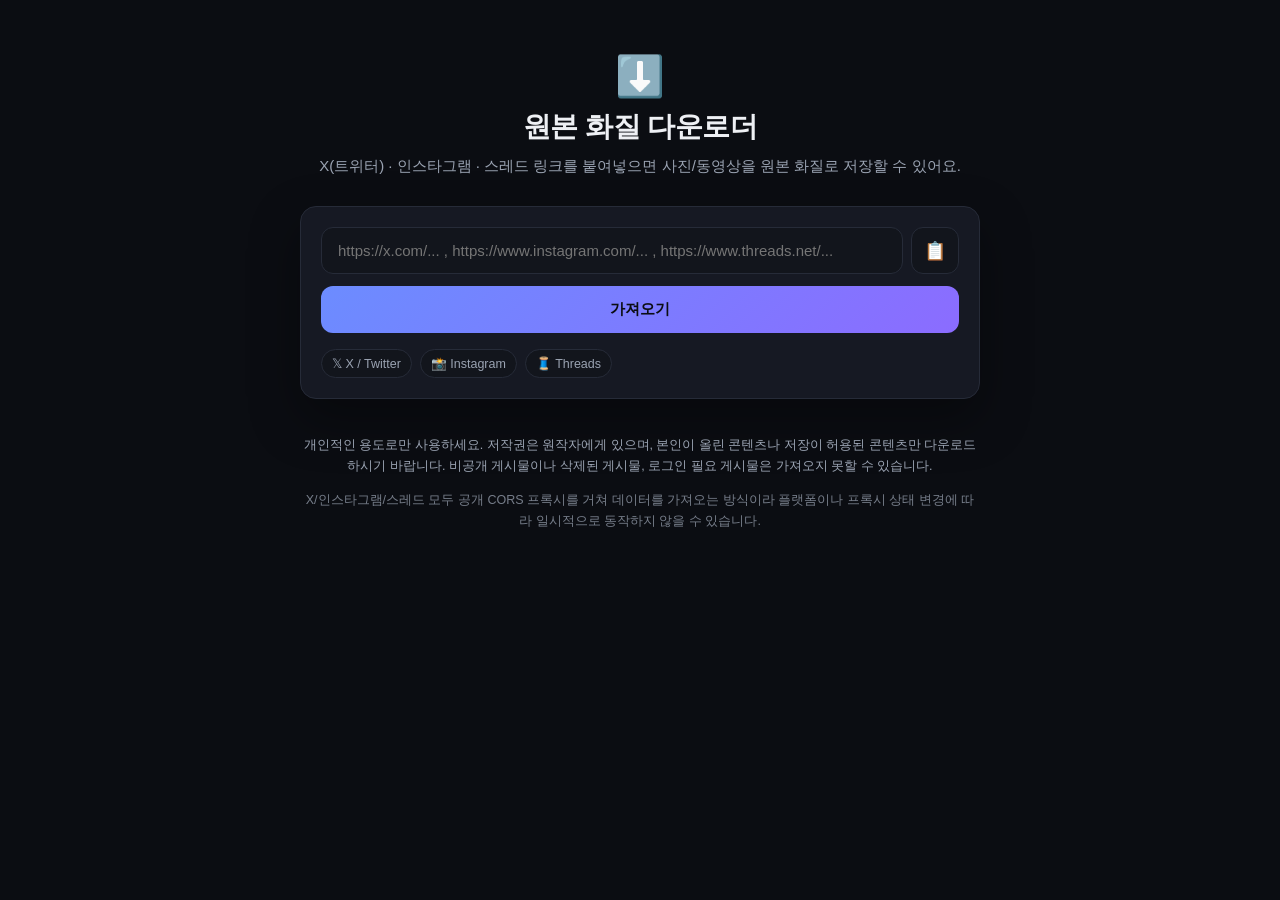
<file: index.html>
<!DOCTYPE html>
<html lang="ko">
<head>
<meta charset="UTF-8">
<meta name="viewport" content="width=device-width, initial-scale=1.0">
<title>소셜 미디어 원본 다운로더</title>
<meta name="description" content="X(트위터), 인스타그램, 스레드 링크를 붙여넣어 사진과 동영상을 원본 화질로 저장하세요.">
<link rel="icon" href="data:image/svg+xml,<svg xmlns=%22http://www.w3.org/2000/svg%22 viewBox=%220 0 100 100%22><text y=%22.9em%22 font-size=%2290%22>⬇️</text></svg>">
<link rel="stylesheet" href="styles.css">
</head>
<body>
<div class="bg-glow" aria-hidden="true"></div>

<main class="page">
  <header class="hero">
    <div class="logo">⬇️</div>
    <h1>원본 화질 다운로더</h1>
    <p class="sub">X(트위터) · 인스타그램 · 스레드 링크를 붙여넣으면 사진/동영상을 원본 화질로 저장할 수 있어요.</p>
  </header>

  <section class="card">
    <form id="download-form" autocomplete="off">
      <div class="input-row">
        <input
          id="url-input"
          type="url"
          inputmode="url"
          placeholder="https://x.com/... , https://www.instagram.com/... , https://www.threads.net/..."
          required
        >
        <button type="button" id="paste-btn" title="클립보드에서 붙여넣기">📋</button>
      </div>
      <button type="submit" id="submit-btn" class="primary-btn">
        <span class="btn-label">가져오기</span>
        <span class="spinner" hidden></span>
      </button>
    </form>

    <div class="platform-badges">
      <span class="badge" data-platform="twitter">𝕏 X / Twitter</span>
      <span class="badge" data-platform="instagram">📸 Instagram</span>
      <span class="badge" data-platform="threads">🧵 Threads</span>
    </div>

    <div id="error-box" class="error-box" hidden></div>
  </section>

  <section id="result" class="result" hidden>
    <div class="result-header">
      <span id="result-platform" class="result-platform"></span>
      <p id="result-caption" class="result-caption"></p>
    </div>
    <div id="media-grid" class="media-grid"></div>
  </section>

  <footer class="footer">
    <p>
      개인적인 용도로만 사용하세요. 저작권은 원작자에게 있으며, 본인이 올린 콘텐츠나
      저장이 허용된 콘텐츠만 다운로드하시기 바랍니다. 비공개 게시물이나 삭제된
      게시물, 로그인 필요 게시물은 가져오지 못할 수 있습니다.
    </p>
    <p class="tech-note">
      X/인스타그램/스레드 모두 공개 CORS 프록시를 거쳐 데이터를 가져오는 방식이라
      플랫폼이나 프록시 상태 변경에 따라 일시적으로 동작하지 않을 수 있습니다.
    </p>
  </footer>
</main>

<script src="app.js"></script>
</body>
</html>
</file>
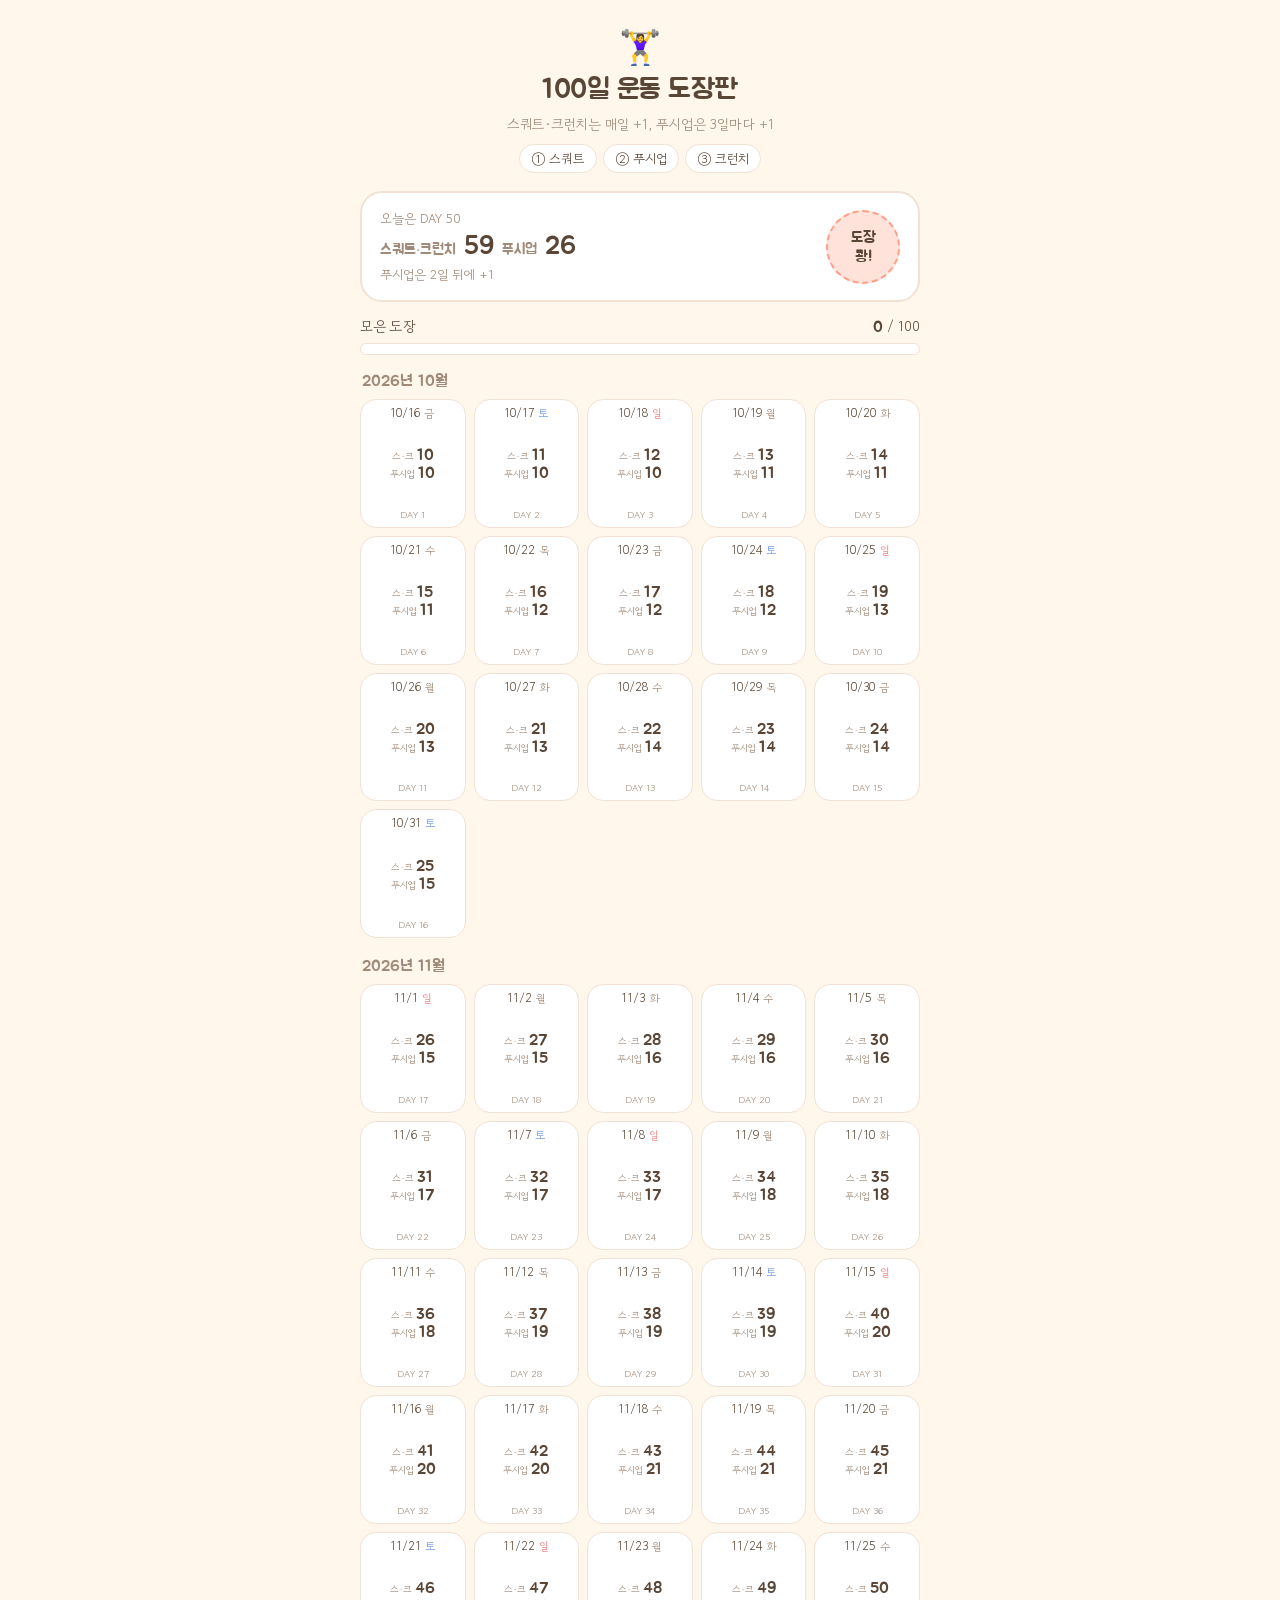
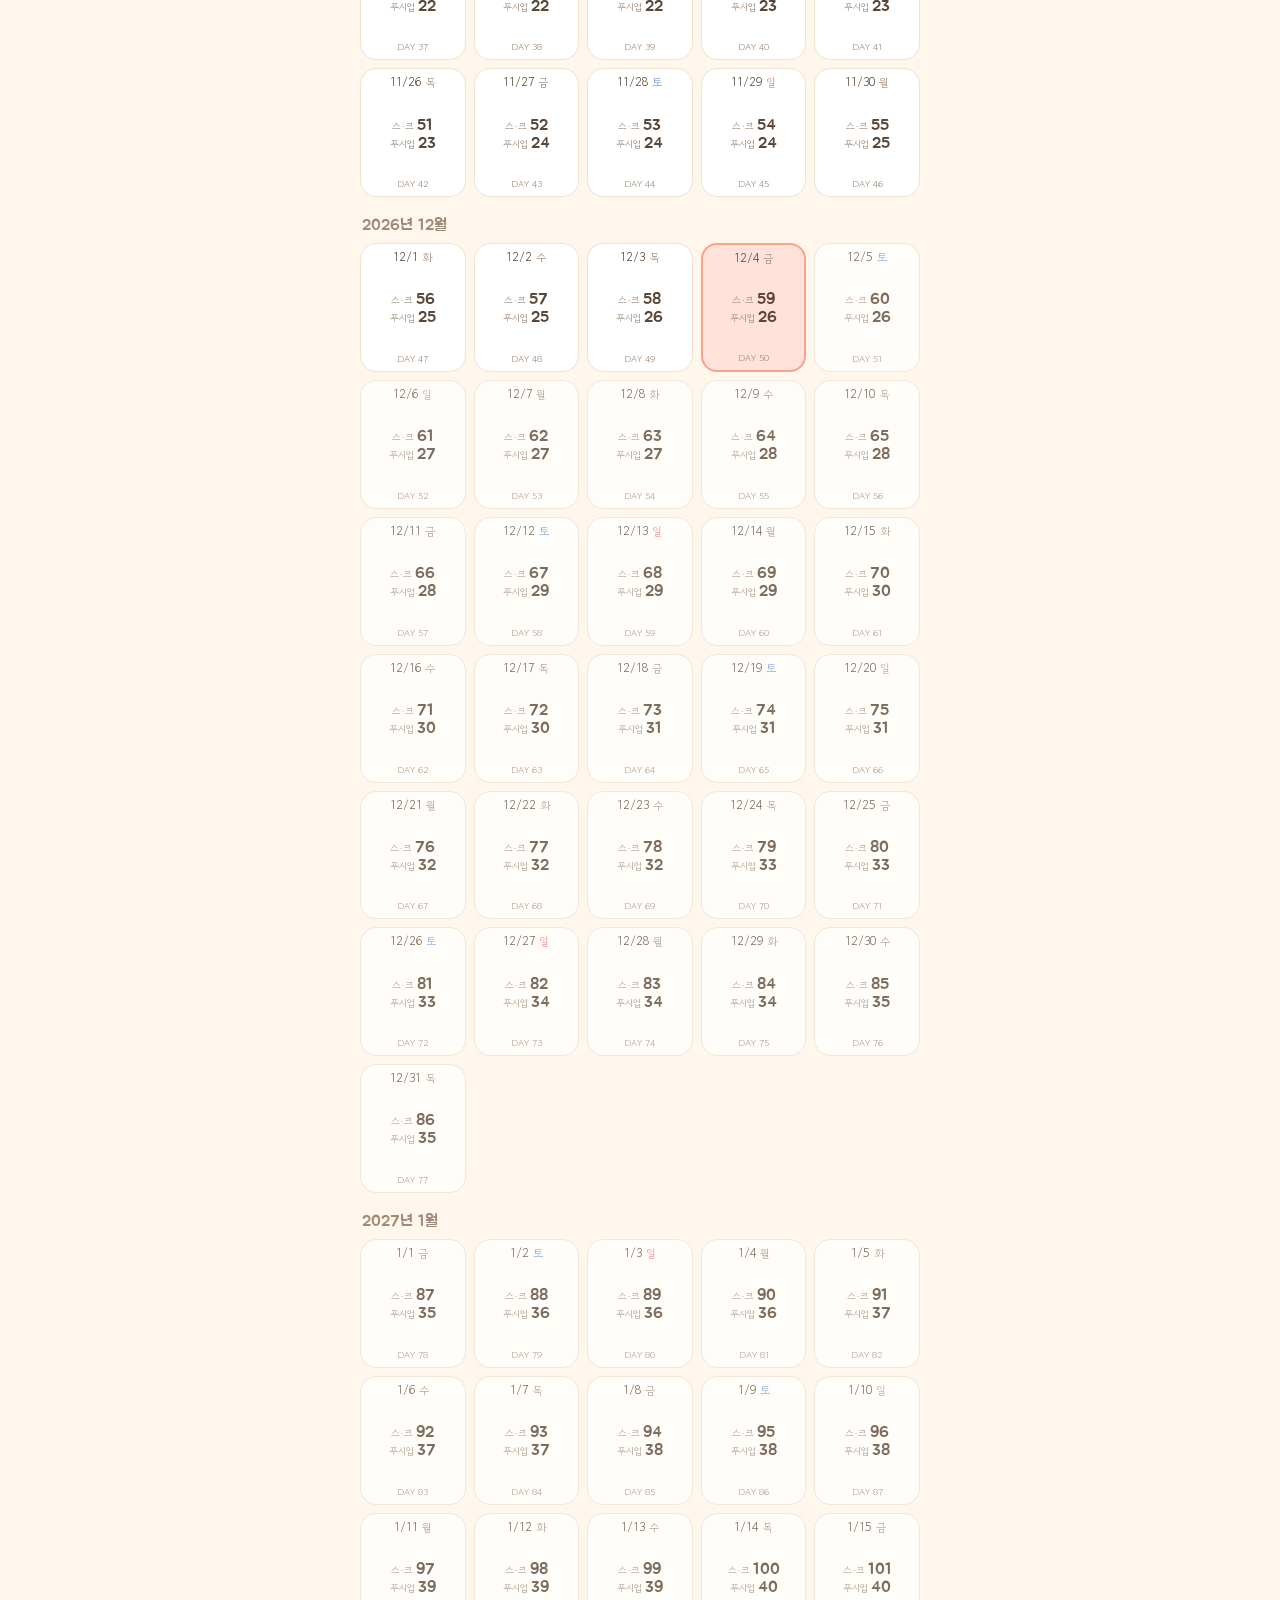
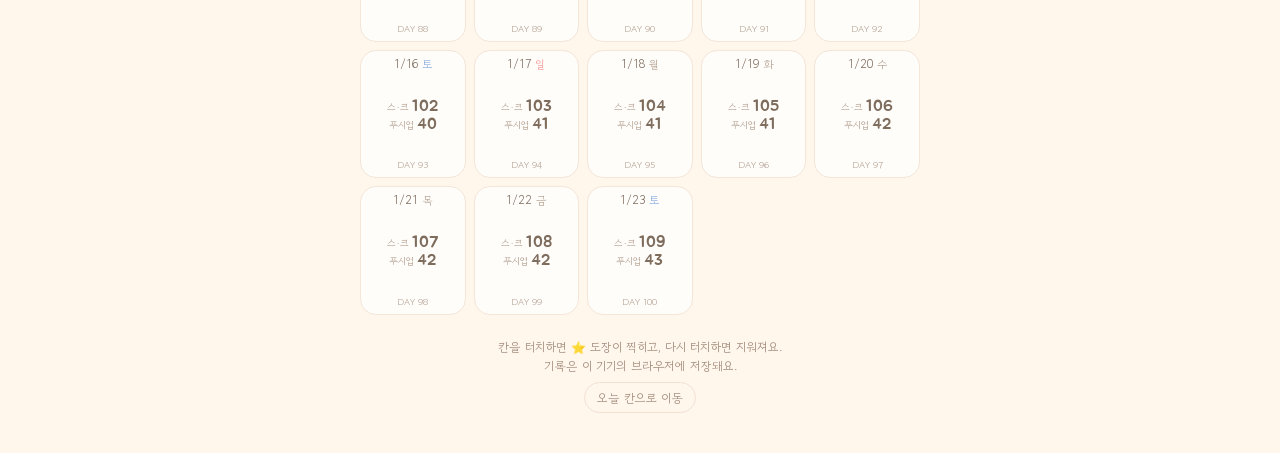
<file: workout/index.html>
<!DOCTYPE html>
<html lang="ko">
<head>
<meta charset="UTF-8">
<meta name="viewport" content="width=device-width, initial-scale=1.0, viewport-fit=cover">
<title>100일 운동 도장판</title>
<meta name="description" content="스쿼트 · 푸시업 · 크런치를 매일 하나씩 늘려가는 100일 도장판">
<meta name="theme-color" content="#fff6ec">
<meta name="apple-mobile-web-app-capable" content="yes">
<meta name="apple-mobile-web-app-title" content="운동 도장판">
<link rel="icon" href="data:image/svg+xml,<svg xmlns=%22http://www.w3.org/2000/svg%22 viewBox=%220 0 100 100%22><text y=%22.9em%22 font-size=%2290%22>⭐</text></svg>">
<link rel="preconnect" href="https://fonts.googleapis.com">
<link rel="stylesheet" href="https://fonts.googleapis.com/css2?family=Jua&family=Gowun+Dodum&display=swap">
<style>
  :root {
    --bg: #fff6ec;
    --card: #ffffff;
    --ink: #5a4636;
    --ink-soft: #a08b7a;
    --line: #f1e2d3;
    --accent: #ff9f8a;
    --accent-soft: #ffe3da;
    --star: #ffc94a;
    --star-edge: #f2a922;
    --sun: #ef7a7a;
    --sat: #6f9be0;
    --today: #ffd8a8;
    --stamped-bg: #fff8df;
  }
  @media (prefers-color-scheme: dark) {
    :root:not([data-theme="light"]) {
      --bg: #2a2420;
      --card: #362e29;
      --ink: #f5e9de;
      --ink-soft: #b8a596;
      --line: #4a3f38;
      --accent: #ff9f8a;
      --accent-soft: #4d3830;
      --star: #ffc94a;
      --star-edge: #e09a1a;
      --sun: #ff9a9a;
      --sat: #92b6f0;
      --today: #6b4f33;
      --stamped-bg: #463b26;
    }
  }
  :root[data-theme="dark"] {
    --bg: #2a2420;
    --card: #362e29;
    --ink: #f5e9de;
    --ink-soft: #b8a596;
    --line: #4a3f38;
    --accent: #ff9f8a;
    --accent-soft: #4d3830;
    --star: #ffc94a;
    --star-edge: #e09a1a;
    --sun: #ff9a9a;
    --sat: #92b6f0;
    --today: #6b4f33;
    --stamped-bg: #463b26;
  }

  * { box-sizing: border-box; -webkit-tap-highlight-color: transparent; }
  html, body { margin: 0; }
  body {
    background: var(--bg);
    color: var(--ink);
    font-family: "Gowun Dodum", system-ui, -apple-system, "Apple SD Gothic Neo", sans-serif;
    padding: 20px 16px calc(40px + env(safe-area-inset-bottom));
  }
  .wrap { max-width: 560px; margin: 0 auto; }

  header { text-align: center; margin-bottom: 18px; }
  h1 {
    font-family: "Jua", sans-serif;
    font-weight: 400;
    font-size: 28px;
    margin: 4px 0 6px;
    letter-spacing: -0.5px;
  }
  .sub { color: var(--ink-soft); font-size: 14px; margin: 0; }
  .moves { display: flex; justify-content: center; gap: 6px; margin-top: 10px; flex-wrap: wrap; }
  .chip {
    background: var(--card);
    border: 1.5px solid var(--line);
    border-radius: 999px;
    padding: 4px 11px;
    font-size: 13px;
  }

  .today {
    background: var(--card);
    border: 2px solid var(--line);
    border-radius: 22px;
    padding: 16px 18px;
    display: flex;
    align-items: center;
    gap: 14px;
    margin-bottom: 14px;
  }
  .today-info { flex: 1; min-width: 0; }
  .today-label { font-size: 13px; color: var(--ink-soft); }
  .today-count { font-family: "Jua", sans-serif; font-size: 26px; margin: 2px 0; }
  .today-count small { font-size: 15px; color: var(--ink-soft); }
  .today-list { font-size: 13px; color: var(--ink-soft); }
  .today-btn {
    flex: none;
    width: 74px; height: 74px;
    border-radius: 50%;
    border: 2.5px dashed var(--accent);
    background: var(--accent-soft);
    color: var(--ink);
    font-family: "Jua", sans-serif;
    font-size: 15px;
    cursor: pointer;
    display: grid; place-items: center;
    transition: transform .15s;
  }
  .today-btn:active { transform: scale(.94); }
  .today-btn.done { border-style: solid; border-color: var(--star-edge); background: var(--stamped-bg); }
  .today-btn svg { width: 46px; height: 46px; }

  .progress { margin-bottom: 16px; }
  .progress-top { display: flex; justify-content: space-between; font-size: 14px; margin-bottom: 6px; }
  .progress-top b { font-family: "Jua", sans-serif; font-weight: 400; font-size: 16px; }
  .bar { height: 12px; border-radius: 999px; background: var(--card); border: 1.5px solid var(--line); overflow: hidden; }
  .bar > i { display: block; height: 100%; width: 0; background: linear-gradient(90deg, var(--accent), var(--star)); border-radius: 999px; transition: width .4s; }

  .grid {
    display: grid;
    grid-template-columns: repeat(5, 1fr);
    gap: 8px;
  }
  .cell {
    position: relative;
    aspect-ratio: 1 / 1.22;
    background: var(--card);
    border: 1.5px solid var(--line);
    border-radius: 16px;
    padding: 6px 4px 5px;
    display: flex;
    flex-direction: column;
    align-items: center;
    justify-content: space-between;
    cursor: pointer;
    user-select: none;
    color: var(--ink);
    font: inherit;
    overflow: hidden;
    transition: transform .12s;
  }
  .cell:active { transform: scale(.95); }
  .cell.is-today { border: 2.5px solid var(--accent); background: var(--accent-soft); }
  .cell.stamped { background: var(--stamped-bg); }
  .cell.future { opacity: .78; }
  .date { font-size: 12px; line-height: 1.2; text-align: center; white-space: nowrap; }
  .date .dow { font-size: 11px; color: var(--ink-soft); }
  .cell.sun .dow { color: var(--sun); }
  .cell.sat .dow { color: var(--sat); }
  .reps {
    display: flex;
    flex-direction: column;
    align-items: center;
    gap: 2px;
    font-family: "Jua", sans-serif;
    font-size: 16px;
    line-height: 1;
  }
  .reps .r { display: flex; align-items: baseline; gap: 3px; white-space: nowrap; }
  .reps em {
    font-family: "Gowun Dodum", sans-serif;
    font-style: normal;
    font-size: 9.5px;
    color: var(--ink-soft);
  }
  .day-no { font-size: 9.5px; color: var(--ink-soft); }

  .stamp {
    position: absolute;
    inset: 0;
    display: grid;
    place-items: center;
    pointer-events: none;
  }
  .stamp svg {
    width: 78%;
    height: 78%;
    transform: rotate(-12deg);
    filter: drop-shadow(0 2px 0 rgba(0,0,0,.08));
  }
  .stamp.pop svg { animation: pop .38s cubic-bezier(.3,1.6,.5,1); }
  @keyframes pop {
    0% { transform: scale(1.8) rotate(-30deg); opacity: 0; }
    100% { transform: scale(1) rotate(-12deg); opacity: 1; }
  }
  .cell.stamped .reps, .cell.stamped .day-no { opacity: .55; }

  .month {
    grid-column: 1 / -1;
    font-family: "Jua", sans-serif;
    font-size: 16px;
    margin: 10px 2px 0;
    color: var(--ink-soft);
  }
  .month:first-child { margin-top: 0; }

  footer { text-align: center; color: var(--ink-soft); font-size: 12px; margin-top: 22px; line-height: 1.6; }
  footer button {
    background: none; border: 1.5px solid var(--line); color: var(--ink-soft);
    border-radius: 999px; padding: 5px 12px; font: inherit; cursor: pointer; margin-top: 6px;
  }

  .toast {
    position: fixed; left: 50%; bottom: calc(24px + env(safe-area-inset-bottom));
    transform: translateX(-50%) translateY(20px);
    background: var(--ink); color: var(--bg);
    padding: 10px 18px; border-radius: 999px; font-size: 14px;
    opacity: 0; transition: .25s; pointer-events: none; white-space: nowrap;
  }
  .toast.show { opacity: 1; transform: translateX(-50%) translateY(0); }

  @media (max-width: 360px) {
    .grid { gap: 6px; }
    .reps { font-size: 14px; }
    .date { font-size: 11px; }
  }
</style>
</head>
<body>
<div class="wrap">
  <header>
    <div style="font-size:34px">🏋️‍♀️</div>
    <h1>100일 운동 도장판</h1>
    <p class="sub">스쿼트·크런치는 매일 +1, 푸시업은 3일마다 +1</p>
    <div class="moves">
      <span class="chip">① 스쿼트</span>
      <span class="chip">② 푸시업</span>
      <span class="chip">③ 크런치</span>
    </div>
  </header>

  <section class="today" id="today"></section>

  <section class="progress">
    <div class="progress-top"><span>모은 도장</span><span><b id="count">0</b> / 100</span></div>
    <div class="bar"><i id="bar"></i></div>
  </section>

  <section class="grid" id="grid"></section>

  <footer>
    칸을 터치하면 ⭐ 도장이 찍히고, 다시 터치하면 지워져요.<br>
    기록은 이 기기의 브라우저에 저장돼요.<br>
    <button type="button" id="jump">오늘 칸으로 이동</button>
  </footer>
</div>
<div class="toast" id="toast"></div>

<script>
(function () {
  var START = new Date(2026, 9, 16); // 2026-10-16
  var DAYS = 100;
  var BASE = 10;
  // 스쿼트·크런치는 매일 1개씩, 푸시업은 3일마다 1개씩 늘어남
  function daily(i) { return BASE + i; }
  function pushup(i) { return BASE + Math.floor(i / 3); }
  var KEY = 'workout100-stamps-20261016';
  var DOW = ['일', '월', '화', '수', '목', '금', '토'];
  var CHEERS = ['오늘도 해냈어요! 🎉', '멋져요 💪', '한 칸 더 가까워졌어요 ✨', '꾸준함이 최고예요 🌱', '수고했어요 ☕'];

  var STAR = '<svg viewBox="0 0 100 100" aria-hidden="true"><path d="M50 6 L62 36 L94 38 L69 58 L77 90 L50 72 L23 90 L31 58 L6 38 L38 36 Z" fill="var(--star)" stroke="var(--star-edge)" stroke-width="5" stroke-linejoin="round"/><circle cx="40" cy="50" r="3.6" fill="var(--ink)"/><circle cx="60" cy="50" r="3.6" fill="var(--ink)"/><path d="M43 59 Q50 65 57 59" fill="none" stroke="var(--ink)" stroke-width="3" stroke-linecap="round"/><circle cx="33" cy="58" r="3.5" fill="#ff9f8a" opacity=".6"/><circle cx="67" cy="58" r="3.5" fill="#ff9f8a" opacity=".6"/></svg>';

  var stamps = load();

  function load() {
    try {
      var raw = localStorage.getItem(KEY);
      var arr = raw ? JSON.parse(raw) : [];
      return Array.isArray(arr) ? arr : [];
    } catch (e) { return []; }
  }
  function save() {
    try { localStorage.setItem(KEY, JSON.stringify(stamps)); } catch (e) {}
  }
  function has(i) { return stamps.indexOf(i) !== -1; }

  function dateOf(i) { return new Date(START.getFullYear(), START.getMonth(), START.getDate() + i); }
  function todayIndex() {
    var now = new Date();
    var t = new Date(now.getFullYear(), now.getMonth(), now.getDate());
    return Math.round((t - START) / 86400000);
  }

  var grid = document.getElementById('grid');
  var cells = [];

  function build() {
    var ti = todayIndex();
    var lastMonth = -1;
    for (var i = 0; i < DAYS; i++) {
      var d = dateOf(i);
      if (d.getMonth() !== lastMonth) {
        lastMonth = d.getMonth();
        var m = document.createElement('div');
        m.className = 'month';
        m.textContent = d.getFullYear() + '년 ' + (d.getMonth() + 1) + '월';
        grid.appendChild(m);
      }
      var c = document.createElement('button');
      c.type = 'button';
      c.className = 'cell';
      var dw = d.getDay();
      if (dw === 0) c.classList.add('sun');
      if (dw === 6) c.classList.add('sat');
      if (i === ti) c.classList.add('is-today');
      if (i > ti) c.classList.add('future');
      c.setAttribute('aria-label', (d.getMonth() + 1) + '월 ' + d.getDate() + '일 ' + DOW[dw] + '요일, 스쿼트·크런치 ' + daily(i) + '개, 푸시업 ' + pushup(i) + '개');
      c.innerHTML =
        '<span class="date">' + (d.getMonth() + 1) + '/' + d.getDate() + ' <span class="dow">' + DOW[dw] + '</span></span>' +
        '<span class="reps"><span class="r"><em>스·크</em>' + daily(i) + '</span><span class="r"><em>푸시업</em>' + pushup(i) + '</span></span>' +
        '<span class="day-no">DAY ' + (i + 1) + '</span>' +
        '<span class="stamp"></span>';
      c.addEventListener('click', toggle.bind(null, i));
      grid.appendChild(c);
      cells.push(c);
    }
  }

  function paintCell(i, animate) {
    var c = cells[i];
    var s = c.querySelector('.stamp');
    if (has(i)) {
      c.classList.add('stamped');
      s.innerHTML = STAR;
      s.classList.toggle('pop', !!animate);
    } else {
      c.classList.remove('stamped');
      s.innerHTML = '';
      s.classList.remove('pop');
    }
  }

  function paintSummary() {
    var n = stamps.length;
    document.getElementById('count').textContent = n;
    document.getElementById('bar').style.width = n + '%';

    var ti = todayIndex();
    var box = document.getElementById('today');
    if (ti < 0) {
      box.innerHTML = '<div class="today-info"><div class="today-label">곧 시작해요</div><div class="today-count">D-' + (-ti) + '</div><div class="today-list">10월 16일부터 각 10개로 시작!</div></div>';
      return;
    }
    if (ti >= DAYS) {
      box.innerHTML = '<div class="today-info"><div class="today-label">100일 챌린지 완료</div><div class="today-count">⭐ ' + n + '개 <small>도장</small></div><div class="today-list">정말 수고 많았어요!</div></div>';
      return;
    }
    var reps = daily(ti), push = pushup(ti);
    var done = has(ti);
    box.innerHTML =
      '<div class="today-info">' +
        '<div class="today-label">오늘은 DAY ' + (ti + 1) + '</div>' +
        '<div class="today-count"><small>스쿼트·크런치</small> ' + reps + ' <small>푸시업</small> ' + push + '</div>' +
        '<div class="today-list">' + (ti % 3 === 2 ? '내일부터 푸시업 +1 💪' : '푸시업은 ' + (3 - ti % 3) + '일 뒤에 +1') + '</div>' +
      '</div>' +
      '<button type="button" class="today-btn' + (done ? ' done' : '') + '" id="todayBtn" aria-label="오늘 도장 찍기">' +
        (done ? STAR : '도장<br>쾅!') +
      '</button>';
    document.getElementById('todayBtn').addEventListener('click', function () { toggle(ti); });
  }

  function toggle(i) {
    var pos = stamps.indexOf(i);
    if (pos === -1) {
      stamps.push(i);
      toast(i === todayIndex() ? CHEERS[Math.floor(Math.random() * CHEERS.length)] : 'DAY ' + (i + 1) + ' 도장 꾹 ⭐');
      if (navigator.vibrate) { try { navigator.vibrate(18); } catch (e) {} }
    } else {
      stamps.splice(pos, 1);
      toast('DAY ' + (i + 1) + ' 도장을 지웠어요');
    }
    save();
    paintCell(i, pos === -1);
    paintSummary();
  }

  var toastTimer;
  function toast(msg) {
    var t = document.getElementById('toast');
    t.textContent = msg;
    t.classList.add('show');
    clearTimeout(toastTimer);
    toastTimer = setTimeout(function () { t.classList.remove('show'); }, 1500);
  }

  function jumpToToday() {
    var ti = todayIndex();
    if (ti >= 0 && ti < DAYS) cells[ti].scrollIntoView({ behavior: 'smooth', block: 'center' });
  }
  document.getElementById('jump').addEventListener('click', jumpToToday);

  build();
  for (var i = 0; i < DAYS; i++) paintCell(i, false);
  paintSummary();
})();
</script>
</body>
</html>
</file>
<file: styles.css>
:root {
  --bg: #0b0d12;
  --bg-2: #12151c;
  --card: #161923;
  --border: #262b38;
  --text: #eef0f4;
  --text-dim: #9aa3b2;
  --accent: #6c8cff;
  --accent-2: #8b6cff;
  --danger: #ff6b6b;
  --radius: 16px;
}

* { box-sizing: border-box; }

html, body {
  margin: 0;
  padding: 0;
  min-height: 100%;
  background: var(--bg);
  color: var(--text);
  font-family: -apple-system, BlinkMacSystemFont, "Segoe UI", Pretendard, "Apple SD Gothic Neo", Roboto, sans-serif;
}

.bg-glow {
  position: fixed;
  inset: 0;
  z-index: -1;
  background:
    radial-gradient(600px circle at 15% 0%, rgba(108,140,255,0.18), transparent 60%),
    radial-gradient(600px circle at 85% 20%, rgba(139,108,255,0.15), transparent 60%);
}

.page {
  max-width: 720px;
  margin: 0 auto;
  padding: 56px 20px 40px;
}

.hero {
  text-align: center;
  margin-bottom: 28px;
}

.logo {
  font-size: 40px;
  line-height: 1;
  margin-bottom: 12px;
}

.hero h1 {
  font-size: 28px;
  margin: 0 0 8px;
  letter-spacing: -0.02em;
}

.hero .sub {
  color: var(--text-dim);
  font-size: 15px;
  margin: 0;
  line-height: 1.6;
}

.card {
  background: var(--card);
  border: 1px solid var(--border);
  border-radius: var(--radius);
  padding: 20px;
  box-shadow: 0 20px 50px rgba(0,0,0,0.35);
}

.input-row {
  display: flex;
  gap: 8px;
  margin-bottom: 12px;
}

#url-input {
  flex: 1;
  min-width: 0;
  background: var(--bg-2);
  border: 1px solid var(--border);
  color: var(--text);
  padding: 14px 16px;
  border-radius: 12px;
  font-size: 15px;
  outline: none;
  transition: border-color 0.15s ease;
}

#url-input:focus {
  border-color: var(--accent);
}

#paste-btn {
  flex-shrink: 0;
  width: 48px;
  border: 1px solid var(--border);
  background: var(--bg-2);
  color: var(--text);
  border-radius: 12px;
  font-size: 18px;
  cursor: pointer;
}

#paste-btn:hover { border-color: var(--accent); }

.primary-btn {
  width: 100%;
  border: none;
  border-radius: 12px;
  padding: 14px 16px;
  font-size: 15px;
  font-weight: 600;
  color: #0b0d12;
  background: linear-gradient(135deg, var(--accent), var(--accent-2));
  cursor: pointer;
  display: flex;
  align-items: center;
  justify-content: center;
  gap: 10px;
  transition: opacity 0.15s ease, transform 0.1s ease;
}

.primary-btn:disabled {
  opacity: 0.65;
  cursor: not-allowed;
}

.primary-btn:not(:disabled):active {
  transform: scale(0.99);
}

.spinner {
  width: 16px;
  height: 16px;
  border: 2px solid rgba(0,0,0,0.25);
  border-top-color: #0b0d12;
  border-radius: 50%;
  animation: spin 0.7s linear infinite;
}

@keyframes spin {
  to { transform: rotate(360deg); }
}

.platform-badges {
  display: flex;
  gap: 8px;
  flex-wrap: wrap;
  margin-top: 16px;
}

.badge {
  font-size: 12.5px;
  color: var(--text-dim);
  background: var(--bg-2);
  border: 1px solid var(--border);
  padding: 6px 10px;
  border-radius: 999px;
  transition: color 0.15s ease, border-color 0.15s ease;
}

.badge.active {
  color: var(--text);
  border-color: var(--accent);
}

.error-box {
  margin-top: 16px;
  background: rgba(255,107,107,0.08);
  border: 1px solid rgba(255,107,107,0.35);
  color: var(--danger);
  padding: 12px 14px;
  border-radius: 10px;
  font-size: 14px;
  line-height: 1.5;
}

.result {
  margin-top: 24px;
  background: var(--card);
  border: 1px solid var(--border);
  border-radius: var(--radius);
  padding: 20px;
}

.result-header {
  margin-bottom: 14px;
}

.result-platform {
  display: inline-block;
  font-size: 12.5px;
  font-weight: 600;
  color: var(--accent);
  background: rgba(108,140,255,0.12);
  padding: 4px 10px;
  border-radius: 999px;
  margin-bottom: 8px;
}

.result-caption {
  margin: 0;
  color: var(--text-dim);
  font-size: 14px;
  line-height: 1.6;
  white-space: pre-wrap;
  word-break: break-word;
}

.media-grid {
  display: grid;
  grid-template-columns: repeat(auto-fill, minmax(220px, 1fr));
  gap: 14px;
}

.media-item {
  background: var(--bg-2);
  border: 1px solid var(--border);
  border-radius: 12px;
  overflow: hidden;
  display: flex;
  flex-direction: column;
}

.media-item .preview {
  width: 100%;
  aspect-ratio: 1 / 1;
  object-fit: cover;
  background: #000;
  display: block;
}

.media-item .meta {
  padding: 10px 12px 12px;
  display: flex;
  flex-direction: column;
  gap: 8px;
}

.media-item .kind {
  font-size: 12px;
  color: var(--text-dim);
}

.dl-btn {
  border: none;
  border-radius: 8px;
  padding: 9px 10px;
  font-size: 13.5px;
  font-weight: 600;
  cursor: pointer;
  background: var(--accent);
  color: #0b0d12;
  text-decoration: none;
  text-align: center;
}

.dl-btn:hover { opacity: 0.92; }
.dl-btn:disabled { opacity: 0.6; cursor: wait; }

.footer {
  margin-top: 36px;
  color: var(--text-dim);
  font-size: 12.5px;
  line-height: 1.7;
  text-align: center;
}

.footer .tech-note {
  margin-top: 8px;
  opacity: 0.75;
}

@media (max-width: 480px) {
  .hero h1 { font-size: 22px; }
  .card { padding: 16px; }
}
</file>
